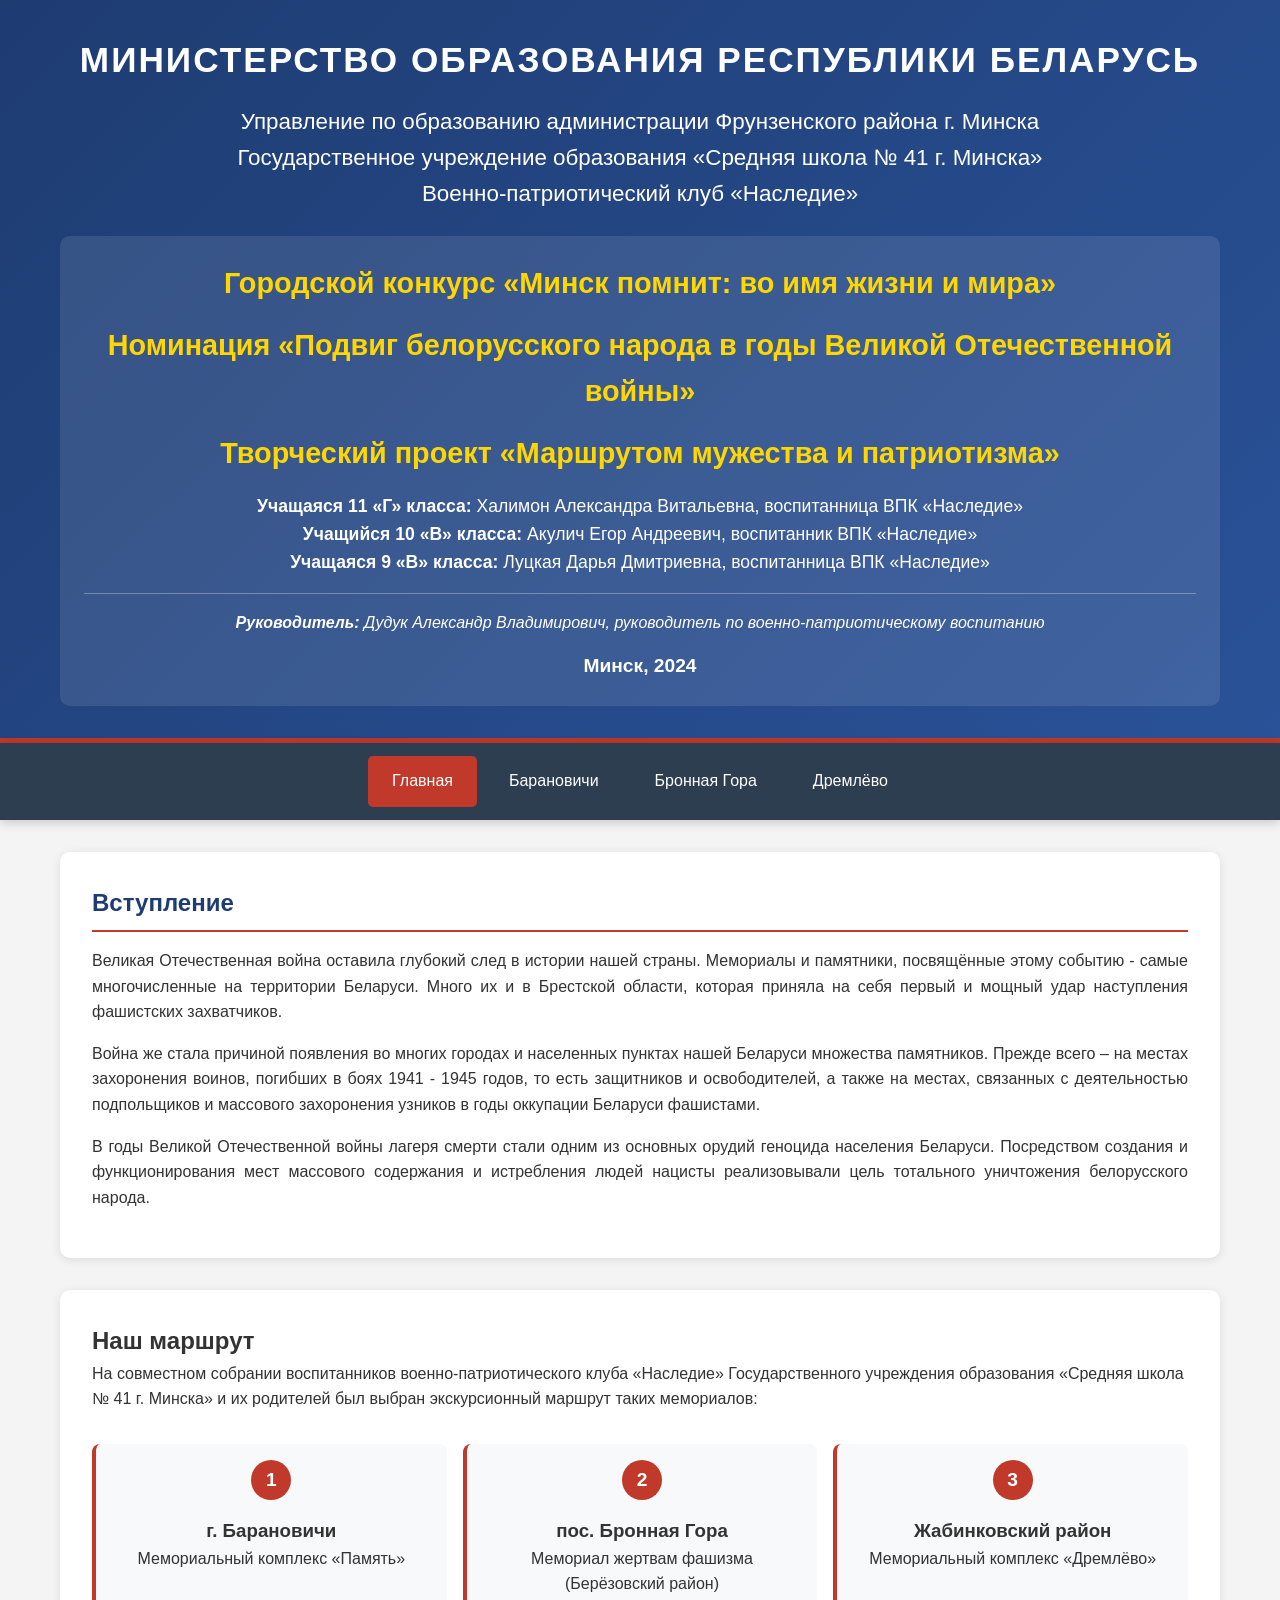
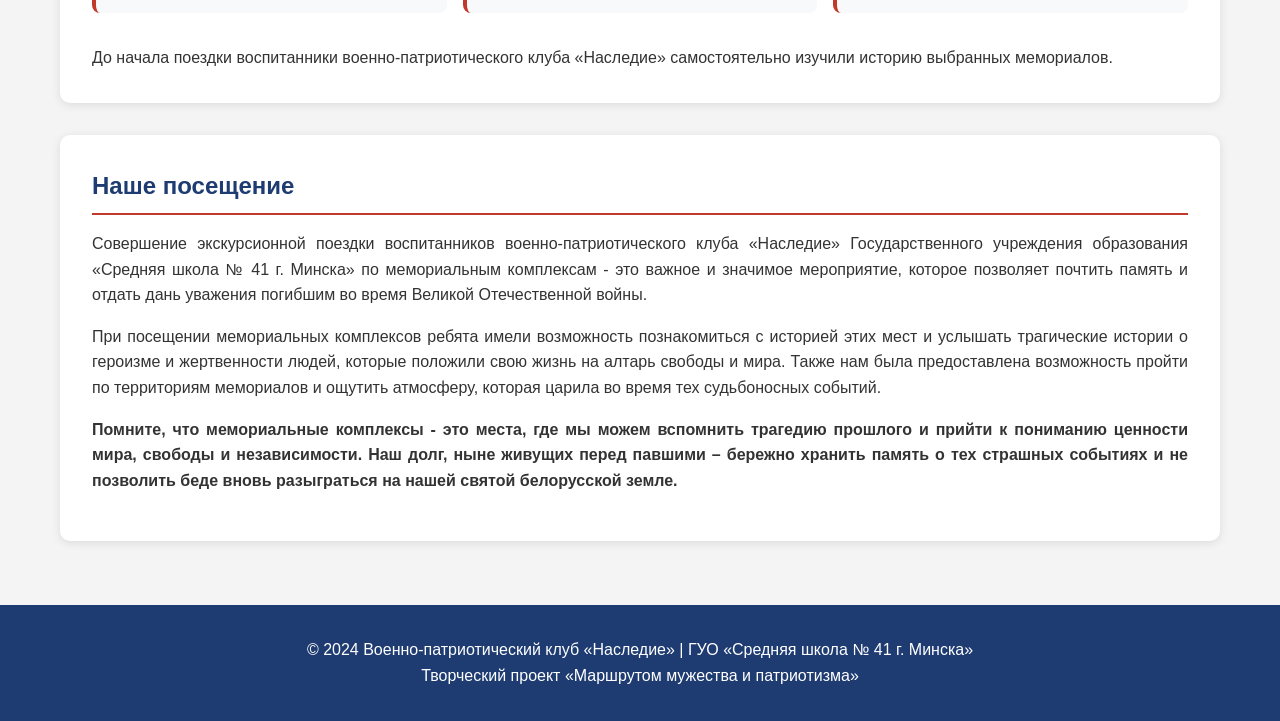
<file: index.html>
<!DOCTYPE html>
<html lang="ru">
<head>
    <meta charset="UTF-8">
    <meta name="viewport" content="width=device-width, initial-scale=1.0">
    <link rel="stylesheet" href="style.css">
    <title>ВПК "Наследие" - Главная</title>
</head>
<body>
    <div class="header-title">
        <div class="container">
            <h1>Министерство образования Республики Беларусь</h1>
            <div class="school">Управление по образованию администрации Фрунзенского района г. Минска<br>
            Государственное учреждение образования «Средняя школа № 41 г. Минска»<br>
            Военно-патриотический клуб «Наследие»</div>
            
            <div class="project-info">
                <div class="project-name">Городской конкурс «Минск помнит: во имя жизни и мира»</div>
                <div class="project-name">Номинация «Подвиг белорусского народа в годы Великой Отечественной войны»</div>
                <div class="project-name">Творческий проект «Маршрутом мужества и патриотизма»</div>
                
                <div class="authors">
                    <p><strong>Учащаяся 11 «Г» класса:</strong> Халимон Александра Витальевна, воспитанница ВПК «Наследие»</p>
                    <p><strong>Учащийся 10 «В» класса:</strong> Акулич Егор Андреевич, воспитанник ВПК «Наследие»</p>
                    <p><strong>Учащаяся 9 «В» класса:</strong> Луцкая Дарья Дмитриевна, воспитанница ВПК «Наследие»</p>
                </div>
                
                <div class="supervisor">
                    <strong>Руководитель:</strong> Дудук Александр Владимирович, руководитель по военно-патриотическому воспитанию
                </div>
                
                <div class="year">Минск, 2024</div>
            </div>
        </div>
    </div>
    
    <nav>
        <div class="container">
            <ul>
                <li><a href="index.html" class="active">Главная</a></li>
                <li><a href="baranovichi.html">Барановичи</a></li>
                <li><a href="bronnaya.html">Бронная Гора</a></li>
                <li><a href="dremlevo.html">Дремлёво</a></li>
            </ul>
        </div>
    </nav>
    
    <main>
        <div class="intro">
            <h2>Вступление</h2>
            <p>Великая Отечественная война оставила глубокий след в истории нашей страны. Мемориалы и памятники, посвящённые этому событию - самые многочисленные на территории Беларуси. Много их и в Брестской области, которая приняла на себя первый и мощный удар наступления фашистских захватчиков.</p>
            
            <p>Война же стала причиной появления во многих городах и населенных пунктах нашей Беларуси множества памятников. Прежде всего – на местах захоронения воинов, погибших в боях 1941 - 1945 годов, то есть защитников и освободителей, а также на местах, связанных с деятельностью подпольщиков и массового захоронения узников в годы оккупации Беларуси фашистами.</p>
            
            <p>В годы Великой Отечественной войны лагеря смерти стали одним из основных орудий геноцида населения Беларуси. Посредством создания и функционирования мест массового содержания и истребления людей нацисты реализовывали цель тотального уничтожения белорусского народа.</p>
        </div>
        
        <div class="route-map">
            <h2>Наш маршрут</h2>
            <p>На совместном собрании воспитанников военно-патриотического клуба «Наследие» Государственного учреждения образования «Средняя школа № 41 г. Минска» и их родителей был выбран экскурсионный маршрут таких мемориалов:</p>
            
            <div class="route-items">
                <div class="route-item">
                    <div class="route-number">1</div>
                    <h3>г. Барановичи</h3>
                    <p>Мемориальный комплекс «Память»</p>
                </div>
                
                <div class="route-item">
                    <div class="route-number">2</div>
                    <h3>пос. Бронная Гора</h3>
                    <p>Мемориал жертвам фашизма (Берёзовский район)</p>
                </div>
                
                <div class="route-item">
                    <div class="route-number">3</div>
                    <h3>Жабинковский район</h3>
                    <p>Мемориальный комплекс «Дремлёво»</p>
                </div>
            </div>
            
            <p>До начала поездки воспитанники военно-патриотического клуба «Наследие» самостоятельно изучили историю выбранных мемориалов.</p>
        </div>
        
        <div class="intro">
            <h2>Наше посещение</h2>
            <p>Совершение экскурсионной поездки воспитанников военно-патриотического клуба «Наследие» Государственного учреждения образования «Средняя школа № 41 г. Минска» по мемориальным комплексам - это важное и значимое мероприятие, которое позволяет почтить память и отдать дань уважения погибшим во время Великой Отечественной войны.</p>
            
            <p>При посещении мемориальных комплексов ребята имели возможность познакомиться с историей этих мест и услышать трагические истории о героизме и жертвенности людей, которые положили свою жизнь на алтарь свободы и мира. Также нам была предоставлена возможность пройти по территориям мемориалов и ощутить атмосферу, которая царила во время тех судьбоносных событий.</p>
            
            <p><strong>Помните, что мемориальные комплексы - это места, где мы можем вспомнить трагедию прошлого и прийти к пониманию ценности мира, свободы и независимости. Наш долг, ныне живущих перед павшими – бережно хранить память о тех страшных событиях и не позволить беде вновь разыграться на нашей святой белорусской земле.</strong></p>
        </div>
    </main>
    
    <footer>
        <div class="container">
            <p>&copy; 2024 Военно-патриотический клуб «Наследие» | ГУО «Средняя школа № 41 г. Минска»</p>
            <p>Творческий проект «Маршрутом мужества и патриотизма»</p>
        </div>
    </footer>
</body>
</html>
</file>
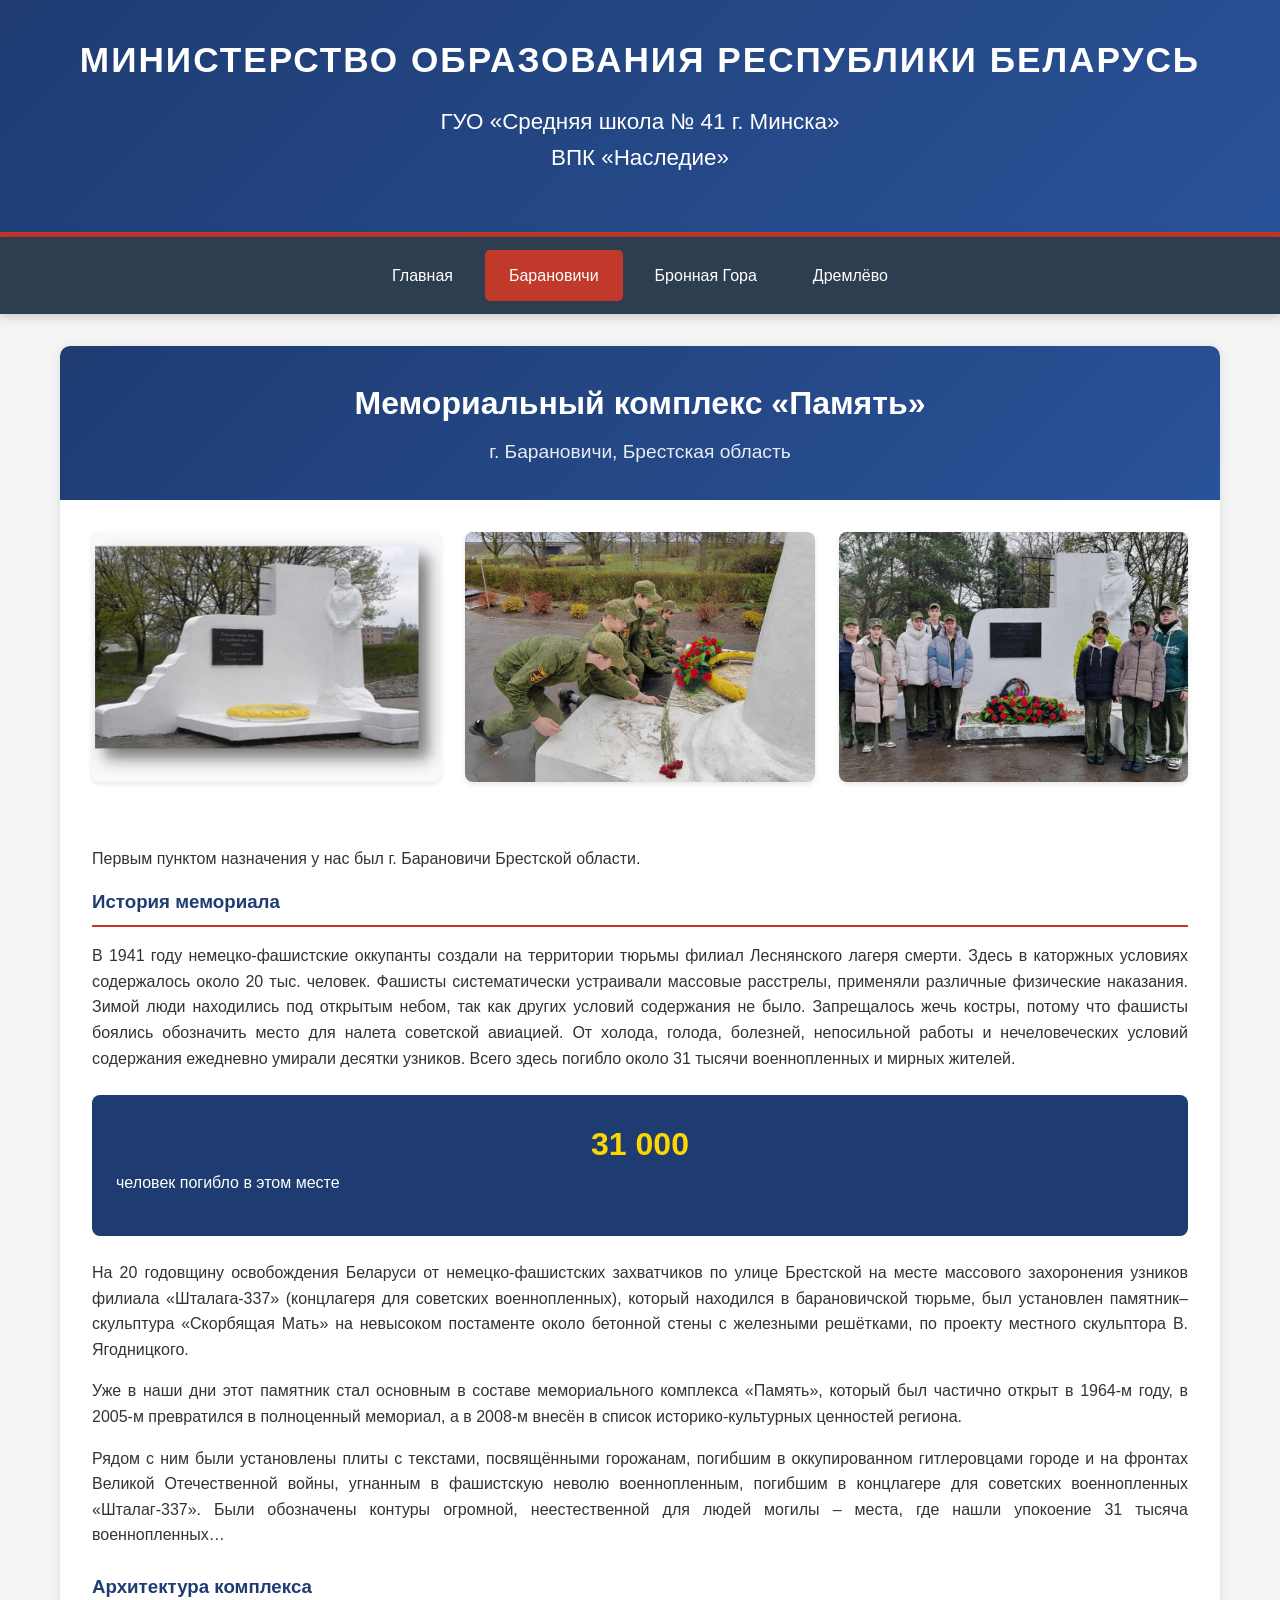
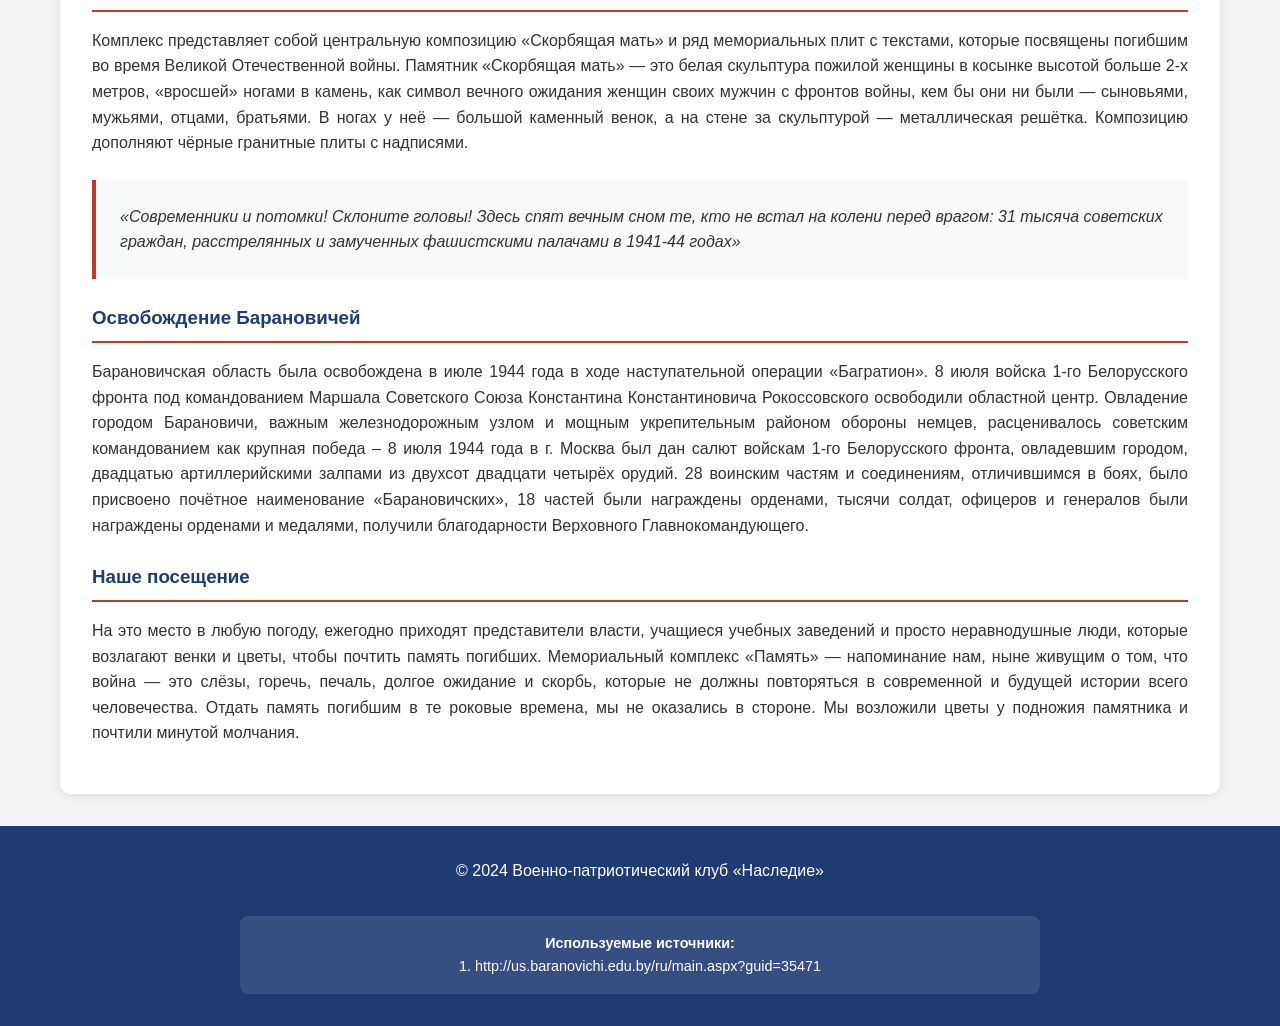
<file: baranovichi.html>
<!DOCTYPE html>
<html lang="ru">
<head>
    <meta charset="UTF-8">
    <meta name="viewport" content="width=device-width, initial-scale=1.0">
    <link rel="stylesheet" href="style.css">
    <title>ВПК "Наследие" - Барановичи</title>
</head>
<body>
    <div class="header-title">
        <div class="container">
            <h1>Министерство образования Республики Беларусь</h1>
            <div class="school">ГУО «Средняя школа № 41 г. Минска»<br>ВПК «Наследие»</div>
        </div>
    </div>
    
    <nav>
        <div class="container">
            <ul>
                <li><a href="index.html">Главная</a></li>
                <li><a href="baranovichi.html" class="active">Барановичи</a></li>
                <li><a href="bronnaya.html">Бронная Гора</a></li>
                <li><a href="dremlevo.html">Дремлёво</a></li>
            </ul>
        </div>
    </nav>
    
    <main>
        <div class="memorial-page">
            <div class="memorial-header">
                <h2>Мемориальный комплекс «Память»</h2>
                <div class="location">г. Барановичи, Брестская область</div>
            </div>
            
            <div class="photo-gallery">
                <div class="photo-card">
                    <img src="bro1.png" alt="Мемориальный комплекс Память" class="photo-img">
                </div>
                <div class="photo-card">
                    <img src="2.png" alt="Группа учащихся у памятника" class="photo-img">
                </div>
                <div class="photo-card">
                    <img src="3.png" alt="Возложение цветов" class="photo-img">
                </div>
            </div>
            
            <div class="memorial-content">
                <p>Первым пунктом назначения у нас был г. Барановичи Брестской области.</p>
                
                <h3>История мемориала</h3>
                <p>В 1941 году немецко-фашистские оккупанты создали на территории тюрьмы филиал Леснянского лагеря смерти. Здесь в каторжных условиях содержалось около 20 тыс. человек. Фашисты систематически устраивали массовые расстрелы, применяли различные физические наказания. Зимой люди находились под открытым небом, так как других условий содержания не было. Запрещалось жечь костры, потому что фашисты боялись обозначить место для налета советской авиацией. От холода, голода, болезней, непосильной работы и нечеловеческих условий содержания ежедневно умирали десятки узников. Всего здесь погибло около 31 тысячи военнопленных и мирных жителей.</p>
                
                <div class="statistics">
                    <div class="stat-numbers">31 000</div>
                    <p>человек погибло в этом месте</p>
                </div>
                
                <p>На 20 годовщину освобождения Беларуси от немецко-фашистских захватчиков по улице Брестской на месте массового захоронения узников филиала «Шталага-337» (концлагеря для советских военнопленных), который находился в барановичской тюрьме, был установлен памятник– скульптура «Скорбящая Мать» на невысоком постаменте около бетонной стены с железными решётками, по проекту местного скульптора В. Ягодницкого.</p>
                
                <p>Уже в наши дни этот памятник стал основным в составе мемориального комплекса «Память», который был частично открыт в 1964-м году, в 2005-м превратился в полноценный мемориал, а в 2008-м внесён в список историко-культурных ценностей региона.</p>
                
                <p>Рядом с ним были установлены плиты с текстами, посвящёнными горожанам, погибшим в оккупированном гитлеровцами городе и на фронтах Великой Отечественной войны, угнанным в фашистскую неволю военнопленным, погибшим в концлагере для советских военнопленных «Шталаг-337». Были обозначены контуры огромной, неестественной для людей могилы – места, где нашли упокоение 31 тысяча военнопленных…</p>
                
                <h3>Архитектура комплекса</h3>
                <p>Комплекс представляет собой центральную композицию «Скорбящая мать» и ряд мемориальных плит с текстами, которые посвящены погибшим во время Великой Отечественной войны. Памятник «Скорбящая мать» — это белая скульптура пожилой женщины в косынке высотой больше 2-х метров, «вросшей» ногами в камень, как символ вечного ожидания женщин своих мужчин с фронтов войны, кем бы они ни были — сыновьями, мужьями, отцами, братьями. В ногах у неё — большой каменный венок, а на стене за скульптурой — металлическая решётка. Композицию дополняют чёрные гранитные плиты с надписями.</p>
                
                <div class="historical-note">
                    «Современники и потомки! Склоните головы! Здесь спят вечным сном те, кто не встал на колени перед врагом: 31 тысяча советских граждан, расстрелянных и замученных фашистскими палачами в 1941-44 годах»
                </div>
                
                <h3>Освобождение Барановичей</h3>
                <p>Барановичская область была освобождена в июле 1944 года в ходе наступательной операции «Багратион». 8 июля войска 1-го Белорусского фронта под командованием Маршала Советского Союза Константина Константиновича Рокоссовского освободили областной центр. Овладение городом Барановичи, важным железнодорожным узлом и мощным укрепительным районом обороны немцев, расценивалось советским командованием как крупная победа – 8 июля 1944 года в г. Москва был дан салют войскам 1-го Белорусского фронта, овладевшим городом, двадцатью артиллерийскими залпами из двухсот двадцати четырёх орудий. 28 воинским частям и соединениям, отличившимся в боях, было присвоено почётное наименование «Барановичских», 18 частей были награждены орденами, тысячи солдат, офицеров и генералов были награждены орденами и медалями, получили благодарности Верховного Главнокомандующего.</p>
                
                <h3>Наше посещение</h3>
                <p>На это место в любую погоду, ежегодно приходят представители власти, учащиеся учебных заведений и просто неравнодушные люди, которые возлагают венки и цветы, чтобы почтить память погибших. Мемориальный комплекс «Память» — напоминание нам, ныне живущим о том, что война — это слёзы, горечь, печаль, долгое ожидание и скорбь, которые не должны повторяться в современной и будущей истории всего человечества. Отдать память погибшим в те роковые времена, мы не оказались в стороне. Мы возложили цветы у подножия памятника и почтили минутой молчания.</p>
            </div>
        </div>
    </main>
    
    <footer>
        <div class="container">
            <p>&copy; 2024 Военно-патриотический клуб «Наследие»</p>
            <div class="sources">
                <h4>Используемые источники:</h4>
                <p>1. http://us.baranovichi.edu.by/ru/main.aspx?guid=35471</p>
            </div>
        </div>
    </footer>
</body>
</html>
</file>
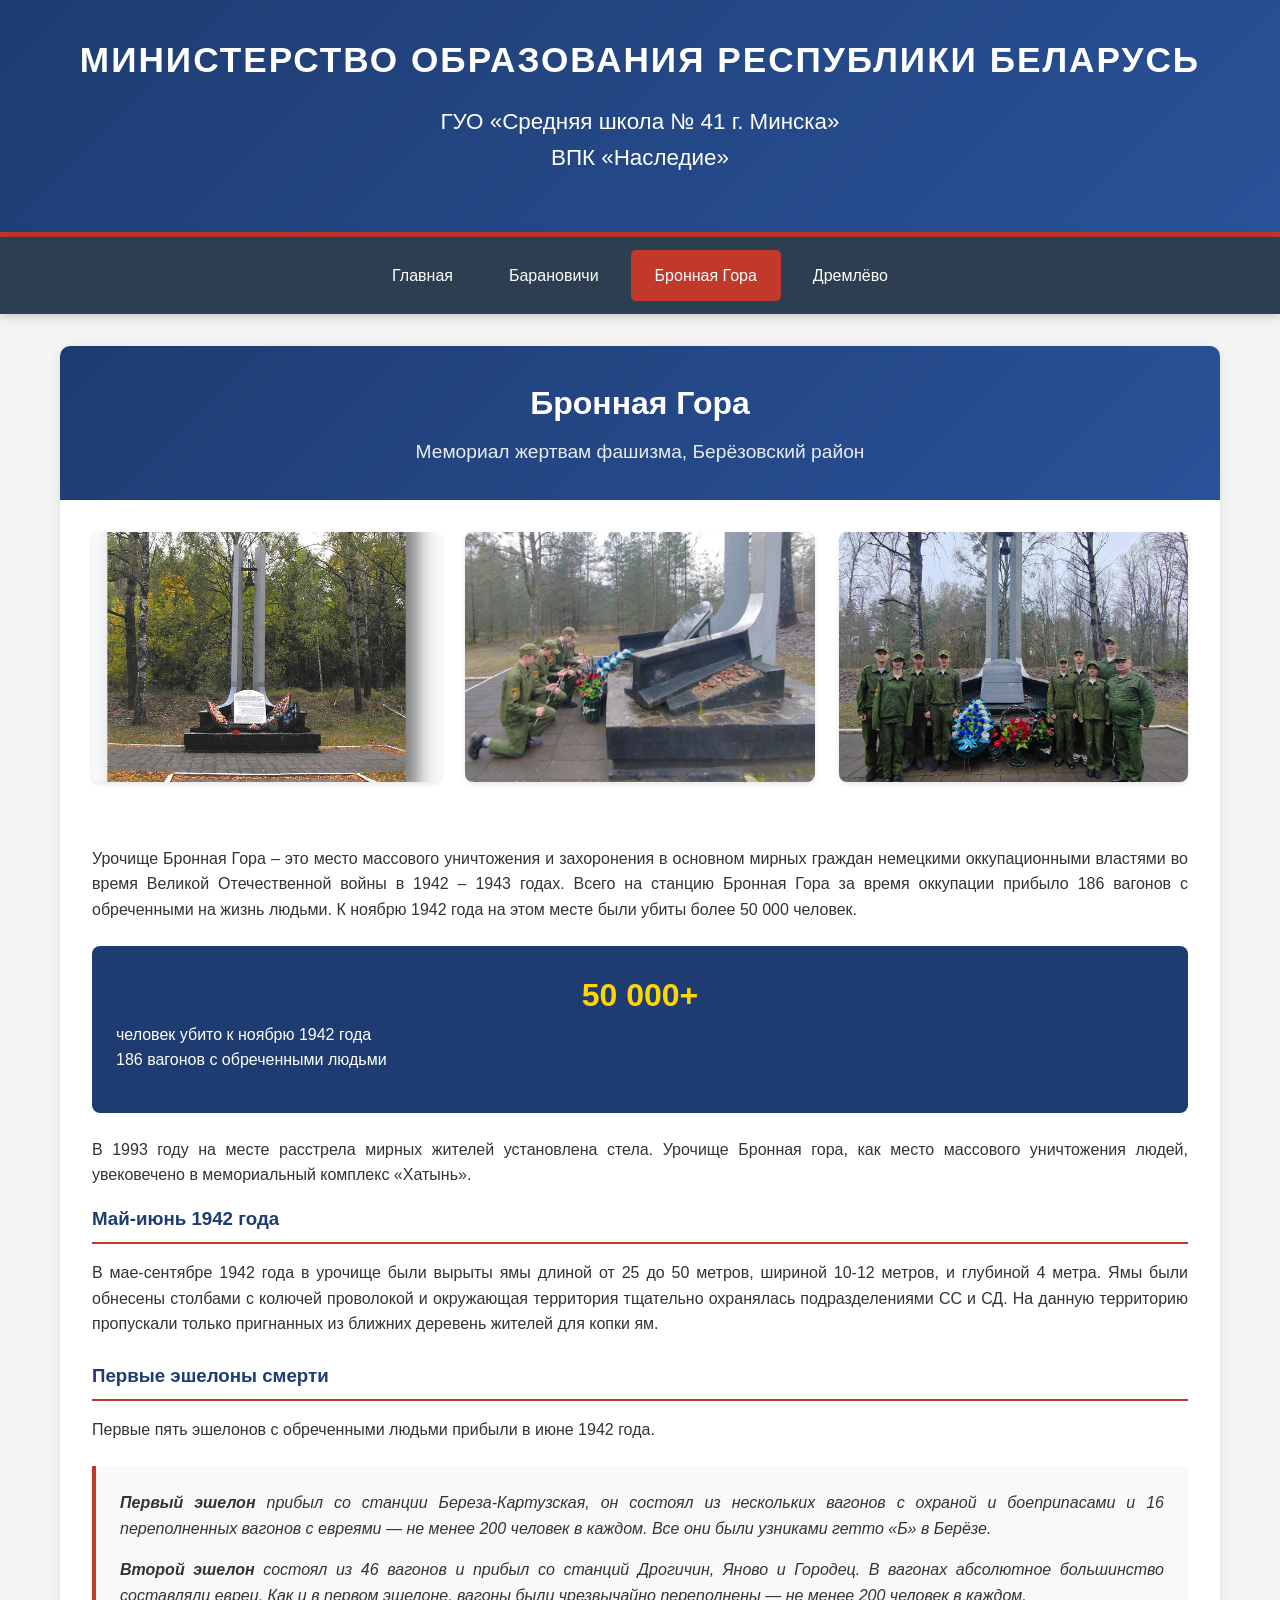
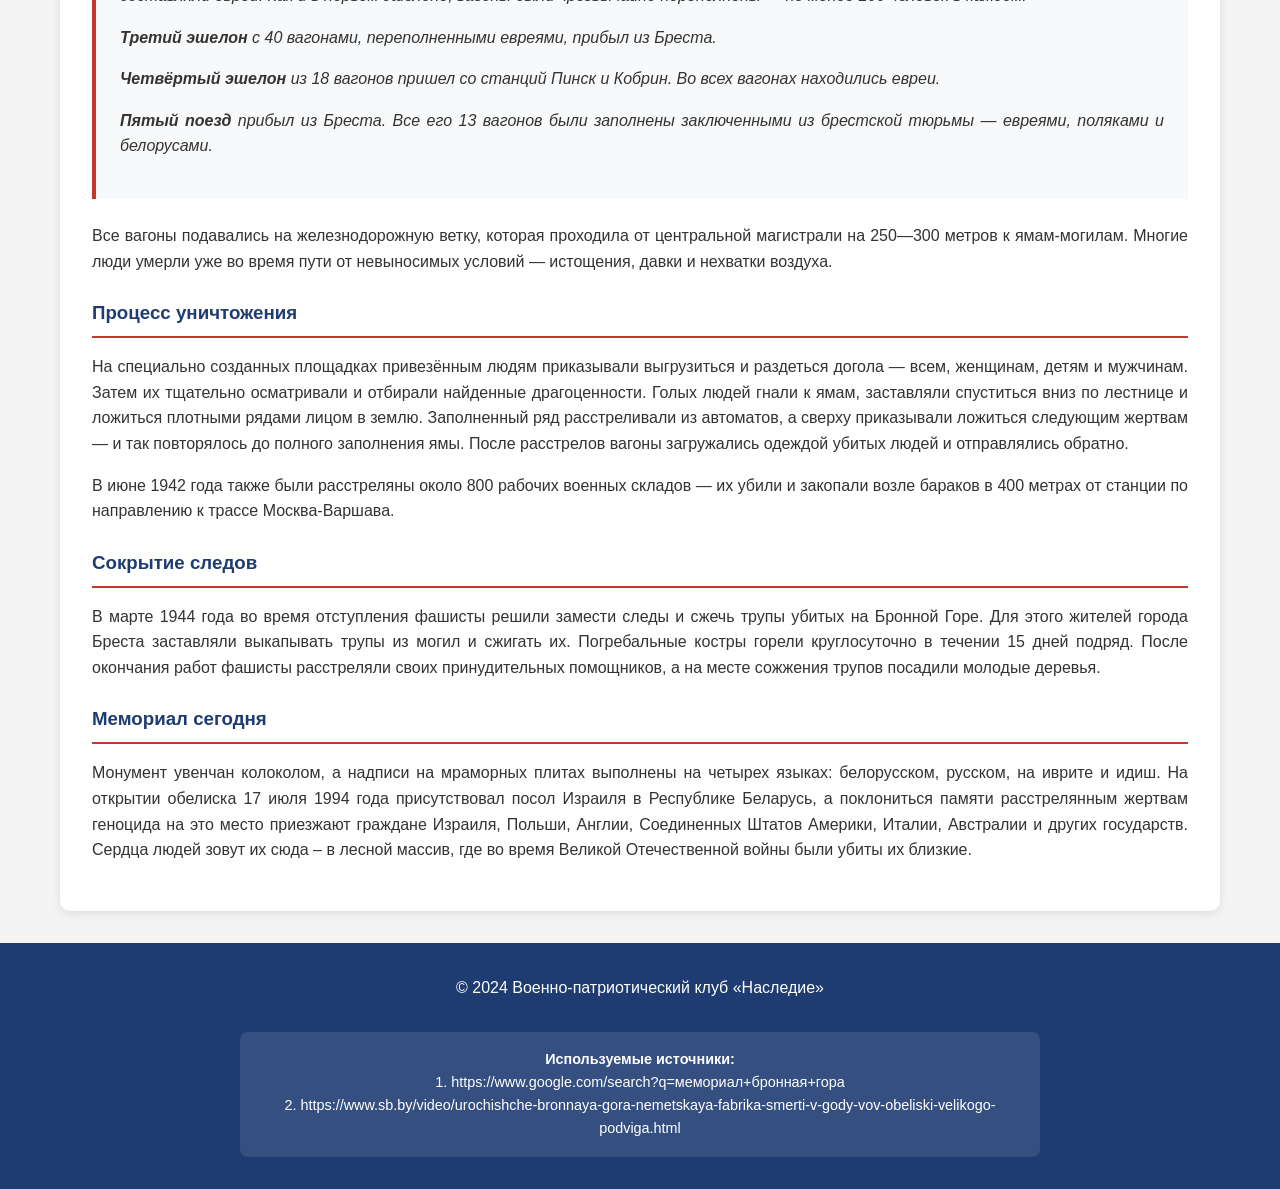
<file: bronnaya.html>
<!DOCTYPE html>
<html lang="ru">
<head>
    <meta charset="UTF-8">
    <meta name="viewport" content="width=device-width, initial-scale=1.0">
    <link rel="stylesheet" href="style.css">
    <title>ВПК "Наследие" - Бронная Гора</title>
</head>
<body>
    <div class="header-title">
        <div class="container">
            <h1>Министерство образования Республики Беларусь</h1>
            <div class="school">ГУО «Средняя школа № 41 г. Минска»<br>ВПК «Наследие»</div>
        </div>
    </div>
    
    <nav>
        <div class="container">
            <ul>
                <li><a href="index.html">Главная</a></li>
                <li><a href="baranovichi.html">Барановичи</a></li>
                <li><a href="bronnaya.html" class="active">Бронная Гора</a></li>
                <li><a href="dremlevo.html">Дремлёво</a></li>
            </ul>
        </div>
    </nav>
    
    <main>
        <div class="memorial-page">
            <div class="memorial-header">
                <h2>Бронная Гора</h2>
                <div class="location">Мемориал жертвам фашизма, Берёзовский район</div>
            </div>
            
            <div class="photo-gallery">
                <div class="photo-card">
                    <img src="4.png" alt="Мемориал на Бронной Горе" class="photo-img">
                </div>
                <div class="photo-card">
                    <img src="5.png" alt="Учащиеся у мемориала" class="photo-img">
                </div>
                <div class="photo-card">
                    <img src="6.png" alt="Возложение цветов" class="photo-img">
                </div>
            </div>
            
            <div class="memorial-content">
                <p>Урочище Бронная Гора – это место массового уничтожения и захоронения в основном мирных граждан немецкими оккупационными властями во время Великой Отечественной войны в 1942 – 1943 годах. Всего на станцию Бронная Гора за время оккупации прибыло 186 вагонов с обреченными на жизнь людьми. К ноябрю 1942 года на этом месте были убиты более 50 000 человек.</p>
                
                <div class="statistics">
                    <div class="stat-numbers">50 000+</div>
                    <p>человек убито к ноябрю 1942 года<br>186 вагонов с обреченными людьми</p>
                </div>
                
                <p>В 1993 году на месте расстрела мирных жителей установлена стела. Урочище Бронная гора, как место массового уничтожения людей, увековечено в мемориальный комплекс «Хатынь».</p>
                
                <h3>Май-июнь 1942 года</h3>
                <p>В мае-сентябре 1942 года в урочище были вырыты ямы длиной от 25 до 50 метров, шириной 10-12 метров, и глубиной 4 метра. Ямы были обнесены столбами с колючей проволокой и окружающая территория тщательно охранялась подразделениями СС и СД. На данную территорию пропускали только пригнанных из ближних деревень жителей для копки ям.</p>
                
                <h3>Первые эшелоны смерти</h3>
                <p>Первые пять эшелонов с обреченными людьми прибыли в июне 1942 года.</p>
                
                <div class="historical-note">
                    <p><strong>Первый эшелон</strong> прибыл со станции Береза-Картузская, он состоял из нескольких вагонов с охраной и боеприпасами и 16 переполненных вагонов с евреями — не менее 200 человек в каждом. Все они были узниками гетто «Б» в Берёзе.</p>
                    <p><strong>Второй эшелон</strong> состоял из 46 вагонов и прибыл со станций Дрогичин, Яново и Городец. В вагонах абсолютное большинство составляли евреи. Как и в первом эшелоне, вагоны были чрезвычайно переполнены — не менее 200 человек в каждом.</p>
                    <p><strong>Третий эшелон</strong> с 40 вагонами, переполненными евреями, прибыл из Бреста.</p>
                    <p><strong>Четвёртый эшелон</strong> из 18 вагонов пришел со станций Пинск и Кобрин. Во всех вагонах находились евреи.</p>
                    <p><strong>Пятый поезд</strong> прибыл из Бреста. Все его 13 вагонов были заполнены заключенными из брестской тюрьмы — евреями, поляками и белорусами.</p>
                </div>
                
                <p>Все вагоны подавались на железнодорожную ветку, которая проходила от центральной магистрали на 250—300 метров к ямам-могилам. Многие люди умерли уже во время пути от невыносимых условий — истощения, давки и нехватки воздуха.</p>
                
                <h3>Процесс уничтожения</h3>
                <p>На специально созданных площадках привезённым людям приказывали выгрузиться и раздеться догола — всем, женщинам, детям и мужчинам. Затем их тщательно осматривали и отбирали найденные драгоценности. Голых людей гнали к ямам, заставляли спуститься вниз по лестнице и ложиться плотными рядами лицом в землю. Заполненный ряд расстреливали из автоматов, а сверху приказывали ложиться следующим жертвам — и так повторялось до полного заполнения ямы. После расстрелов вагоны загружались одеждой убитых людей и отправлялись обратно.</p>
                
                <p>В июне 1942 года также были расстреляны около 800 рабочих военных складов — их убили и закопали возле бараков в 400 метрах от станции по направлению к трассе Москва-Варшава.</p>
                
                <h3>Сокрытие следов</h3>
                <p>В марте 1944 года во время отступления фашисты решили замести следы и сжечь трупы убитых на Бронной Горе. Для этого жителей города Бреста заставляли выкапывать трупы из могил и сжигать их. Погребальные костры горели круглосуточно в течении 15 дней подряд. После окончания работ фашисты расстреляли своих принудительных помощников, а на месте сожжения трупов посадили молодые деревья.</p>
                
                <h3>Мемориал сегодня</h3>
                <p>Монумент увенчан колоколом, а надписи на мраморных плитах выполнены на четырех языках: белорусском, русском, на иврите и идиш. На открытии обелиска 17 июля 1994 года присутствовал посол Израиля в Республике Беларусь, а поклониться памяти расстрелянным жертвам геноцида на это место приезжают граждане Израиля, Польши, Англии, Соединенных Штатов Америки, Италии, Австралии и других государств. Сердца людей зовут их сюда – в лесной массив, где во время Великой Отечественной войны были убиты их близкие.</p>
            </div>
        </div>
    </main>
    
    <footer>
        <div class="container">
            <p>&copy; 2024 Военно-патриотический клуб «Наследие»</p>
            <div class="sources">
                <h4>Используемые источники:</h4>
                <p>1. https://www.google.com/search?q=мемориал+бронная+гора</p>
                <p>2. https://www.sb.by/video/urochishche-bronnaya-gora-nemetskaya-fabrika-smerti-v-gody-vov-obeliski-velikogo-podviga.html</p>
            </div>
        </div>
    </footer>
</body>
</html>
</file>
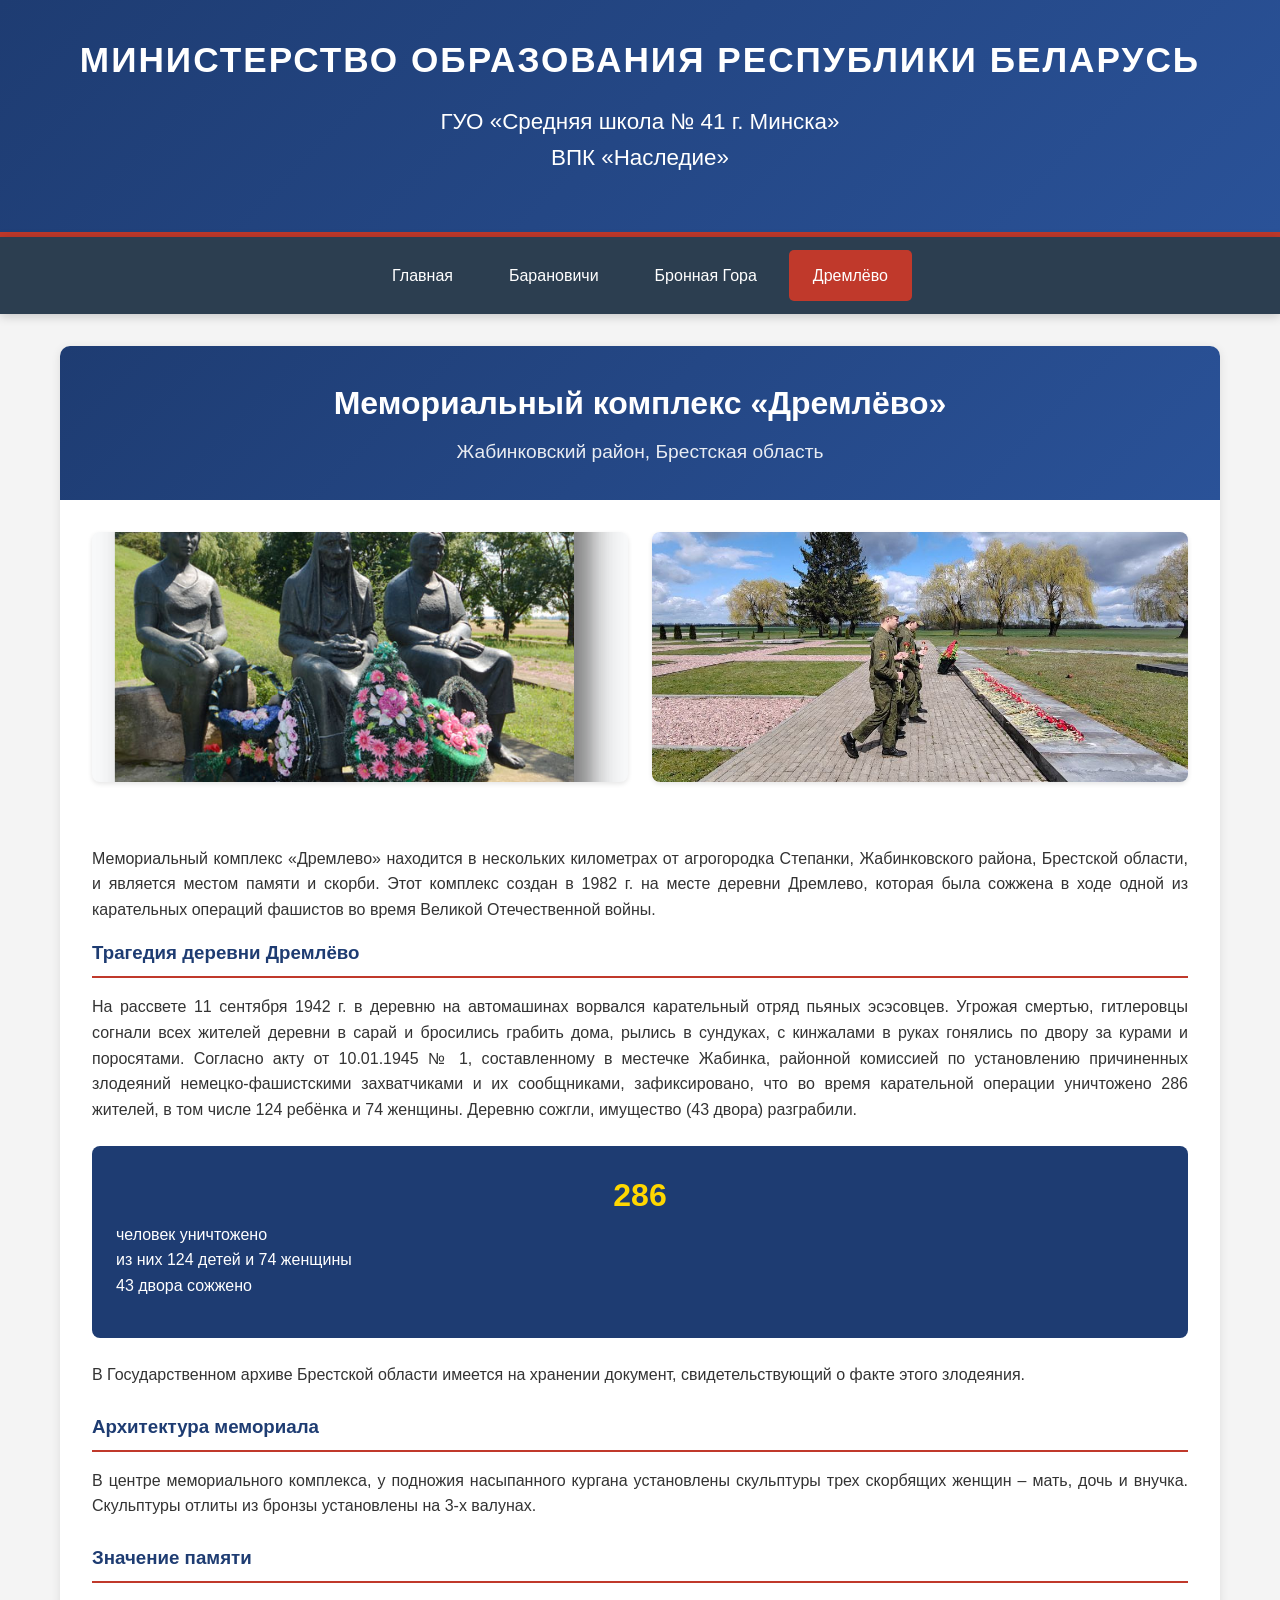
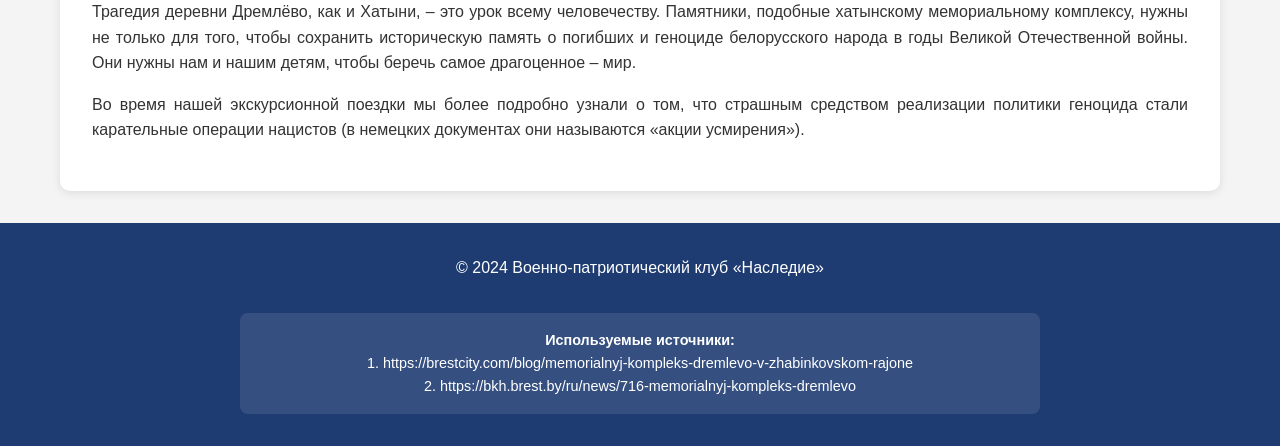
<file: dremlevo.html>
<!DOCTYPE html>
<html lang="ru">
<head>
    <meta charset="UTF-8">
    <meta name="viewport" content="width=device-width, initial-scale=1.0">
    <link rel="stylesheet" href="style.css">
    <title>ВПК "Наследие" - Дремлёво</title>
</head>
<body>
    <div class="header-title">
        <div class="container">
            <h1>Министерство образования Республики Беларусь</h1>
            <div class="school">ГУО «Средняя школа № 41 г. Минска»<br>ВПК «Наследие»</div>
        </div>
    </div>
    
    <nav>
        <div class="container">
            <ul>
                <li><a href="index.html">Главная</a></li>
                <li><a href="baranovichi.html">Барановичи</a></li>
                <li><a href="bronnaya.html">Бронная Гора</a></li>
                <li><a href="dremlevo.html" class="active">Дремлёво</a></li>
            </ul>
        </div>
    </nav>
    
    <main>
        <div class="memorial-page">
            <div class="memorial-header">
                <h2>Мемориальный комплекс «Дремлёво»</h2>
                <div class="location">Жабинковский район, Брестская область</div>
            </div>
            
            <div class="photo-gallery">
                <div class="photo-card">
                    <img src="7.png" alt="Указатель Дремлево 1942" class="photo-img">
                </div>
                <div class="photo-card">
                    <img src="8.png" alt="Скульптуры трех женщин" class="photo-img">
                </div>
            </div>
            
            <div class="memorial-content">
                <p>Мемориальный комплекс «Дремлево» находится в нескольких километрах от агрогородка Степанки, Жабинковского района, Брестской области, и является местом памяти и скорби. Этот комплекс создан в 1982 г. на месте деревни Дремлево, которая была сожжена в ходе одной из карательных операций фашистов во время Великой Отечественной войны.</p>
                
                <h3>Трагедия деревни Дремлёво</h3>
                <p>На рассвете 11 сентября 1942 г. в деревню на автомашинах ворвался карательный отряд пьяных эсэсовцев. Угрожая смертью, гитлеровцы согнали всех жителей деревни в сарай и бросились грабить дома, рылись в сундуках, с кинжалами в руках гонялись по двору за курами и поросятами. Согласно акту от 10.01.1945 № 1, составленному в местечке Жабинка, районной комиссией по установлению причиненных злодеяний немецко-фашистскими захватчиками и их сообщниками, зафиксировано, что во время карательной операции уничтожено 286 жителей, в том числе 124 ребёнка и 74 женщины. Деревню сожгли, имущество (43 двора) разграбили.</p>
                
                <div class="statistics">
                    <div class="stat-numbers">286</div>
                    <p>человек уничтожено<br>из них 124 детей и 74 женщины<br>43 двора сожжено</p>
                </div>
                
                <p>В Государственном архиве Брестской области имеется на хранении документ, свидетельствующий о факте этого злодеяния.</p>
                
                <h3>Архитектура мемориала</h3>
                <p>В центре мемориального комплекса, у подножия насыпанного кургана установлены скульптуры трех скорбящих женщин – мать, дочь и внучка. Скульптуры отлиты из бронзы установлены на 3-х валунах.</p>
                
                <h3>Значение памяти</h3>
                <p>Трагедия деревни Дремлёво, как и Хатыни, – это урок всему человечеству. Памятники, подобные хатынскому мемориальному комплексу, нужны не только для того, чтобы сохранить историческую память о погибших и геноциде белорусского народа в годы Великой Отечественной войны. Они нужны нам и нашим детям, чтобы беречь самое драгоценное – мир.</p>
                
                <p>Во время нашей экскурсионной поездки мы более подробно узнали о том, что страшным средством реализации политики геноцида стали карательные операции нацистов (в немецких документах они называются «акции усмирения»).</p>
            </div>
        </div>
    </main>
    
    <footer>
        <div class="container">
            <p>&copy; 2024 Военно-патриотический клуб «Наследие»</p>
            <div class="sources">
                <h4>Используемые источники:</h4>
                <p>1. https://brestcity.com/blog/memorialnyj-kompleks-dremlevo-v-zhabinkovskom-rajone</p>
                <p>2. https://bkh.brest.by/ru/news/716-memorialnyj-kompleks-dremlevo</p>
            </div>
        </div>
    </footer>
</body>
</html>
</file>
<file: style.css>
* {
    margin: 0;
    padding: 0;
    box-sizing: border-box;
}

body {
    font-family: 'Segoe UI', 'Arial', sans-serif;
    line-height: 1.6;
    color: #333;
    background-color: #f4f4f4;
    display: flex;
    flex-direction: column;
    min-height: 100vh;
}

.header-title {
    background: linear-gradient(135deg, #1e3c72 0%, #2a5298 100%);
    color: white;
    padding: 2rem 0;
    text-align: center;
    border-bottom: 5px solid #c0392b;
}

.header-title .container {
    max-width: 1200px;
    margin: 0 auto;
    padding: 0 20px;
}

.header-title h1 {
    font-size: 2.2rem;
    margin-bottom: 1rem;
    text-transform: uppercase;
    letter-spacing: 2px;
}

.header-title .school {
    font-size: 1.4rem;
    margin-bottom: 1.5rem;
    font-weight: 300;
}

.header-title .project-info {
    background: rgba(255,255,255,0.1);
    padding: 1.5rem;
    border-radius: 10px;
    margin-top: 1rem;
}

.header-title .project-name {
    font-size: 1.8rem;
    color: #ffd700;
    margin-bottom: 1rem;
    font-weight: bold;
}

.header-title .authors {
    font-size: 1.1rem;
    margin-bottom: 0.5rem;
}

.header-title .supervisor {
    font-style: italic;
    margin-top: 1rem;
    padding-top: 1rem;
    border-top: 1px solid rgba(255,255,255,0.3);
}

.header-title .year {
    margin-top: 1rem;
    font-size: 1.2rem;
    font-weight: bold;
}

nav {
    background-color: #2c3e50;
    position: sticky;
    top: 0;
    z-index: 100;
    box-shadow: 0 2px 10px rgba(0,0,0,0.2);
}

nav .container {
    max-width: 1200px;
    margin: 0 auto;
    padding: 0 20px;
}

nav ul {
    list-style: none;
    display: flex;
    flex-wrap: wrap;
    justify-content: center;
    gap: 0.5rem;
    padding: 0.8rem 0;
}

nav a {
    color: white;
    text-decoration: none;
    padding: 0.8rem 1.5rem;
    border-radius: 5px;
    transition: all 0.3s;
    font-weight: 500;
    display: block;
}

nav a:hover {
    background-color: #c0392b;
    transform: translateY(-2px);
}

nav a.active {
    background-color: #c0392b;
}

main {
    max-width: 1200px;
    margin: 2rem auto;
    padding: 0 20px;
    flex: 1;
    width: 100%;
}

/* Удалена анимация скрытия страниц, так как теперь это отдельные файлы */

.intro {
    background: white;
    padding: 2rem;
    border-radius: 10px;
    box-shadow: 0 2px 10px rgba(0,0,0,0.1);
    margin-bottom: 2rem;
}

.intro h2 {
    color: #1e3c72;
    margin-bottom: 1rem;
    border-bottom: 2px solid #c0392b;
    padding-bottom: 0.5rem;
}

.intro p {
    margin-bottom: 1rem;
    text-align: justify;
}

.route-map {
    background: white;
    padding: 2rem;
    border-radius: 10px;
    box-shadow: 0 2px 10px rgba(0,0,0,0.1);
    margin-bottom: 2rem;
}

.route-items {
    display: flex;
    flex-wrap: wrap;
    justify-content: space-around;
    gap: 1rem;
    margin: 2rem 0;
}

.route-item {
    flex: 1;
    min-width: 200px;
    text-align: center;
    padding: 1rem;
    background: #f8f9fa;
    border-radius: 8px;
    border-left: 4px solid #c0392b;
}

.route-number {
    width: 40px;
    height: 40px;
    background: #c0392b;
    color: white;
    border-radius: 50%;
    display: flex;
    align-items: center;
    justify-content: center;
    margin: 0 auto 1rem;
    font-weight: bold;
    font-size: 1.2rem;
}

.memorial-page {
    background: white;
    border-radius: 10px;
    box-shadow: 0 2px 10px rgba(0,0,0,0.1);
    overflow: hidden;
}

.memorial-header {
    background: linear-gradient(135deg, #1e3c72 0%, #2a5298 100%);
    color: white;
    padding: 2rem;
    text-align: center;
}

.memorial-header h2 {
    font-size: 2rem;
    margin-bottom: 0.5rem;
}

.memorial-header .location {
    font-size: 1.2rem;
    opacity: 0.9;
}

.photo-gallery {
    display: grid;
    grid-template-columns: repeat(auto-fit, minmax(300px, 1fr));
    gap: 1.5rem;
    padding: 2rem;
}

.photo-card {
    background: #f8f9fa;
    border-radius: 8px;
    overflow: hidden;
    box-shadow: 0 2px 5px rgba(0,0,0,0.1);
    transition: transform 0.3s;
    display: flex;
    flex-direction: column;
}

.photo-card:hover {
    transform: translateY(-5px);
}

/* Обновленный стиль для изображений */
.photo-img {
    width: 100%;
    height: 250px;
    object-fit: cover;
    display: block;
}

.photo-caption {
    padding: 10px;
    text-align: center;
    font-size: 0.9rem;
    color: #555;
    background: #fff;
    font-weight: bold;
}

.memorial-content {
    padding: 2rem;
}

.memorial-content h3 {
    color: #1e3c72;
    margin: 1.5rem 0 1rem;
    border-bottom: 2px solid #c0392b;
    padding-bottom: 0.5rem;
}

.memorial-content h3:first-of-type {
    margin-top: 0;
}

.memorial-content p {
    margin-bottom: 1rem;
    text-align: justify;
}

.historical-note {
    background: #f8f9fa;
    padding: 1.5rem;
    border-left: 4px solid #c0392b;
    margin: 1.5rem 0;
    font-style: italic;
}

.statistics {
    background: #1e3c72;
    color: white;
    padding: 1.5rem;
    border-radius: 8px;
    margin: 1.5rem 0;
    text-align: center;
}

.stat-numbers {
    font-size: 2rem;
    font-weight: bold;
    color: #ffd700;
}

footer {
    background: #1e3c72;
    color: white;
    text-align: center;
    padding: 2rem 0;
    margin-top: auto;
}

.sources {
    max-width: 800px;
    margin: 2rem auto 0;
    padding: 1rem;
    background: rgba(255,255,255,0.1);
    border-radius: 8px;
    font-size: 0.9rem;
}

.sources a {
    color: #ffd700;
    text-decoration: none;
}

.sources a:hover {
    text-decoration: underline;
}

@media (max-width: 768px) {
    .header-title h1 { font-size: 1.8rem; }
    .header-title .project-name { font-size: 1.4rem; }
    nav ul { flex-direction: column; align-items: stretch; }
    nav a { text-align: center; }
    .route-items { flex-direction: column; }
    .photo-gallery { grid-template-columns: 1fr; }
    .memorial-header h2 { font-size: 1.5rem; }
}
</file>
